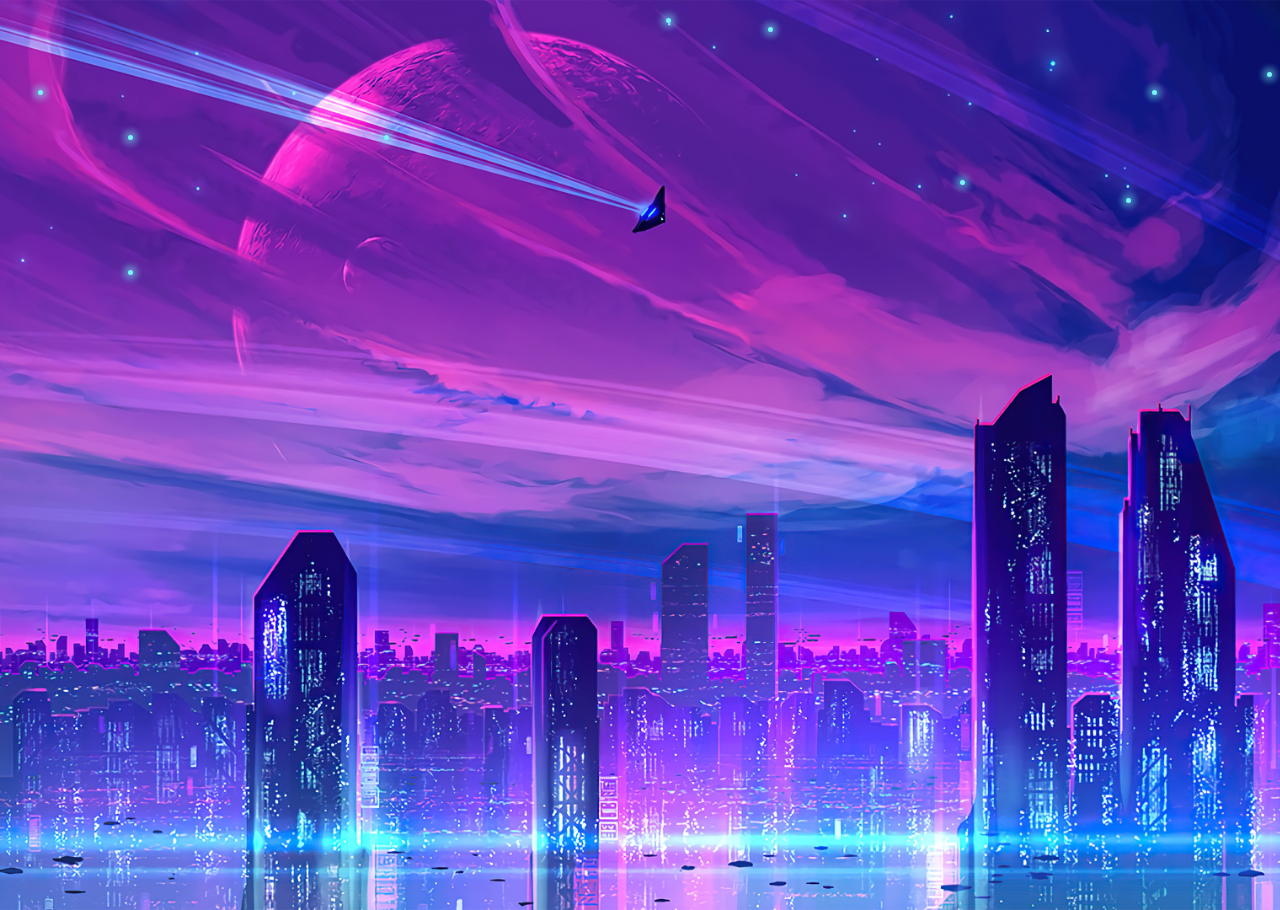
<file: start/index.html>
<!DOCTYPE html>
<html lang="en">
  <head>
    <meta charset="UTF-8" />
    <meta name="viewport" content="width=device-width, initial-scale=1.0" />
    <title>login</title>
    <link rel="stylesheet" href="style.css" />
  </head>
  <body>
    <!-- start twinkle star -->
    <p class="star1"></p>
    <p class="star2"></p>
    <p class="star3"></p>
    <p class="star4"></p>
    <p class="star5"></p>
    <p class="star6"></p>
    <p class="star7"></p>
    <p class="star8"></p>
    <p class="star9"></p>
    <p class="star10"></p>
    <!-- end twinkle star -->
    <!-- background image -->
    <!-- start intro display -->
    <input type="radio" id="login" />
    <div class="intro">
      <div class="heading">
        <div class="welcome">WELCOME FROM</div>
        <div class="fallen">THE FALLEN</div>
      </div>
      <div class="buttonContainer">
        <label for="login" class="button"> Login</label>
        <label for="login" class="button">Sign Up</label>
      </div>
    </div>
    <!-- end intro display -->
    <!-- start form -->
    <form>
      <!-- start collectin info -->
      <div class="register">Register here to be a knight for Neon</div>
      <div class="inGameName">
        <input type="text" placeholder="Enter your code name" required />
      </div>
      <div class="password">
        <input type="password" placeholder="Enter password" required />
        <h6>Password must be 8 letters.Must contain [A-Z],[a-z],[0-9]</h6>
      </div>
      <!-- end collecting info -->
      <!-- stat character choice -->
      <div class="choose">Choose a character</div>
      <div class="characters">
        <label for="peka"> Pekachu </label>

        <label for="dragon"> Drogo</label>
        <label for="amongus"> Starlord </label>
      </div>
      <!-- character show place -->
      <div class="showPlace">
        <input type="radio" id="amongus" name="character" checked />
        <div class="amongus">
          <span class="imgContainer">
            <img src="010534_1346719.gif" alt="" />
          </span>
          <h2>Starlord</h2>
        </div>
        <input type="radio" id="dragon" name="character" />
        <div class="dragon">
          <span class="imgContainer">
            <img src="n1582649.gif" alt="" />
          </span>
          <h2>Drogo</h2>
        </div>

        <input type="radio" id="peka" name="character" />
        <div class="peka">
          <span class="imgContainer">
            <img
              src="da2xxw5-bd5f33a7-19c8-4a97-9ab7-79be9c1bf6e3.gif"
              alt=""
            />
          </span>
          <h2>Pekachu</h2>
        </div>
      </div>
      <!-- end character choice -->
      <!-- playbtn -->
      <div class="playBtn">
        <a href="../game intro/game.html" target="_self">play</a>
      </div>
    </form>
    <!-- end form -->
  </body>
</html>
</file>
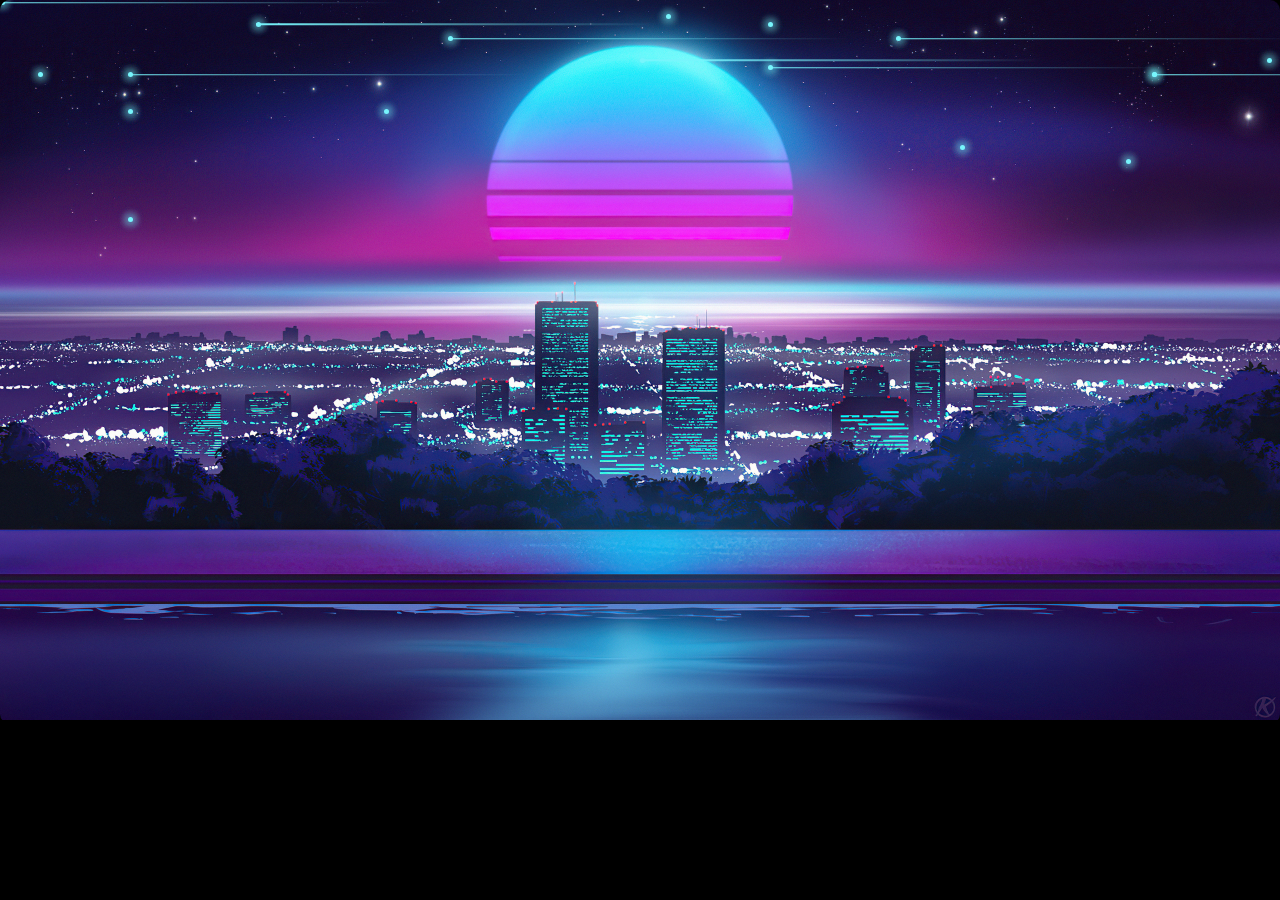
<file: game intro/game.html>
<!DOCTYPE html>
<html lang="en">
  <head>
    <meta charset="UTF-8" />
    <meta name="viewport" content="width=device-width, initial-scale=1.0" />
    <link rel="stylesheet" href="style.css" />
    <link rel="preconnect" href="https://fonts.googleapis.com" />
    <title>The fallen of neon world</title>
  </head>
  <body>
    <div>Chapter 1:The Falling</div>
    <div class="background">
      <!-- start fallingstar tags -->
      <h1 id="fStar1"></h1>
      <h1 id="fStar2"></h1>
      <h1 id="fStar3"></h1>
      <h1 id="fStar4"></h1>
      <h1 id="fStar5"></h1>
      <h1 id="fStar6"></h1>
      <h1 id="fStar7"></h1>
      <h1 id="fStar8"></h1>
      <!-- end fallingstar tags -->
      <!-- background image -->
      <img src="in/toko-japan-synth-retrowave-5k-mc-2560x1440 (1).jpg" alt="" />
      <!-- start running guys  -->
      <div class="peka">
        <img src="in/run-pokemon.gif" alt="" />
      </div>
      <div class="amongus">
        <img src="in/among-us-walking.gif" alt="" />
      </div>
      <div class="jerry">
        <img src="in/giphy (1).gif" alt="" />
      </div>
      <span class="ball"> </span>
      <div class="tom">
        <img src="in/giphy.gif" alt="" />
      </div>
      <div class="amongus2">
        <img src="in/de69j6b-9198d5da-87d6-4a51-9932-5b361e0381a9.gif" alt="" />
      </div>
      <!-- end running guys -->
      <!-- start twinkle star -->
      <p class="star1"></p>
      <p class="star2"></p>
      <p class="star3"></p>
      <p class="star4"></p>
      <p class="star5"></p>
      <p class="star6"></p>
      <p class="star7"></p>
      <p class="star8"></p>
      <p class="star9"></p>
      <p class="star10"></p>
      <!-- end twinkle star -->
    </div>
  </body>
</html>
</file>
<file: start/style.css>
* {
  margin: 0;
  padding: 0;
  border: 0;
  outline: none;
  text-decoration: none;
  color: white;
  font-family: sans-serif;
  font-size: 15px;
  user-select: none;
}

body {
  background-image: url(a-neon-city-4m-3840x2160.jpg);
  background-size: cover;
  background-repeat: no-repeat;
  height: 100dvh;
  width: 100dvw;
  overflow: hidden;
  font-size: 13px;
  padding-top: 10px;
}

/* start intro */
.heading {
  margin: 10px auto;
  position: relative;
  width: 80%;
  margin-top: 8%;
}

.welcome {
  padding-left: 15%;
  font-size: 30px;
  opacity: 0;
  font-weight: 700;
  animation: appear 3s ease-out 1s 1 forwards;
  text-shadow: 0 0 10px #77f5fc, 0 0 20px #77f5fc, 0 0 40px #77f5fc,
    0 0 80px #77f5fc, 0 0 160px #77f5fc;
}

.fallen {
  margin-top: 8px;
  padding-left: 40%;
  font-size: 35px;
  font-weight: 900;
  opacity: 0;
  animation: appear 3s ease-out 2s 1 forwards;
  text-shadow: 0 0 10px, 0 0 20px #c724b1, 0 0 40px #c724b1, 0 0 80px #c724b1,
    0 0 160px #c724b1;
}

.buttonContainer {
  margin-top: 50px;
  opacity: 0;
  animation: move 2s ease-out 2s 1 forwards;
}

.button {
  width: 100px;
  margin: 50px 20px;
  border-radius: 5px;
  text-align: center;
  color: #77f5fc;
  padding: 5px 10px;
  border: 1.5px solid white;
  background-color: transparent;
  transition: all 0.3s ease-in;
}

[type="radio"] {
  display: none;
}

#login:checked + .intro {
  display: none;
}

label:hover {
  background-color: #c724b1;
}
@keyframes appear {
  from {
    opacity: 0.5;
  }
  to {
    opacity: 1;
  }
}
@keyframes move {
  from {
    transform: translate(0px);
    opacity: 0;
  }
  to {
    transform: translate(550px);
    opacity: 1;
  }
}
/* end intro */

/* start form */
form {
  text-align: center;
  display: block;
  height: 95%;
  width: 50%;
  border-radius: 10px;
  margin: auto;
  background-color: #c724b1;
  opacity: 0.8;
  padding-top: 15px;
  overflow: hidden;
  display: none;
  box-shadow: 10px 10px 10px black;
}
/* display when checked */
#login:checked ~ form {
  display: block;
}
/* heading */
.register {
  margin: auto;
  margin-bottom: 10px;
  text-align: center;
  font-style: italic;
  font-size: 25px;
  white-space: nowrap;
  opacity: 1;
  color: #77f5fc;
  font-weight: 800;
  width: 450px;
  white-space: nowrap;
  border-right: 4px solid cyan;
  overflow: hidden;
  animation: type 3s steps(30), blink 0.8s linear infinite;
}

@keyframes type {
  from {
    width: 0;
  }
}

@keyframes blink {
  from {
    border-right-color: transparent;
  }
}

/* inputs box start */
input {
  margin: auto;
  margin-top: 10px;
  margin-bottom: 10px;
  color: pink;
  width: 80%;
  height: 50px;
  padding-left: 10px;
  background-color: black;
  border-radius: 5px;
  border: 1px solid #77f5fc;
}

input::placeholder {
  color: pink;
  font-style: italic;
  font-size: 12px;
  opacity: 0.7;
}

input:focus {
  background-color: white;
}
[type="password"]:placeholder-shown + h6 {
  display: none;
}
input + h6 {
  margin: 5px 40px;
  color: red;
}
/* input box end */

/* choose .characters start */
.choose {
  font-size: 18px;
  color: #44d62c;
  font-style: italic;
  font-weight: 700;
}
img {
  width: 100%;
}
.characters {
  margin: 10px auto;
  display: flex;
  width: 80%;
  justify-content: space-evenly;
}
.showPlace {
  margin: 20px auto;
  position: relative;
  width: 90%;
  height: 40%;
  border-radius: 10px;
}
label:active {
  color: red;
}
label:hover {
  color: pink;
}
.showPlace div {
  position: absolute;
  display: flex;
  width: 100%;
  height: 100%;
  padding-left: 20px;
  font-size: 10px;
  border-radius: 10px;
  overflow: hidden;
  transition: all 0.01s linear;
}

h2 {
  display: inline;
  text-align: center;
  width: 100px;
  margin: auto;
  color: orange;
}
.imgContainer {
  width: 40%;
  display: inline-block;
}

#peka:checked + div {
  z-index: 1;
  background-color: black;
}

#dragon:checked + div {
  z-index: 1;
  background-color: black;
}
#amongus:checked + div {
  z-index: 1;
  background-color: whitesmoke;
}
/* choose .characters end */

/* playbtn */
.playBtn {
  width: 70px;
  padding-top: 3px;
  padding-bottom: 3px;
  border-radius: 10px;
  text-align-last: center;
  background-color: red;
  color: pink;
  margin: 20px auto;
  text-decoration: none;
  cursor: pointer;
}
a {
  display: inline-block;
  width: 100%;
}

.playBtn:active {
  background-color: gold;
}

/* end form */

/* start twinkle star  */
body p {
  position: absolute;
  height: 5px;
  width: 5px;
  border-radius: 50%;
  background-color: #77f5fc;
  box-shadow: -1px -1px 10px#77F5FC, 1px 1px 10px#77F5FC, 1px -1px 10px#77F5FC,
    -1px 1px 10px#77F5FC;
  animation: twinkle 0.5s ease-out infinite alternate;
}

.star1 {
  left: 10%;
  top: 30%;
  animation-delay: 1s !important;
}

.star2 {
  left: 30%;
  top: 15%;
}

.star3 {
  left: 60%;
  top: 3%;
  animation-delay: 1.5s !important;
}

.star4 {
  left: 75%;
  top: 20%;
  animation-delay: 2s !important;
}

.star5 {
  left: 90%;
  top: 10%;
}

.star6 {
  left: 3%;
  top: 10%;
  animation-delay: 0.5s !important;
}

.star7 {
  left: 10%;
  top: 15%;
}

.star8 {
  left: 88%;
  top: 22%;
  animation-delay: 300ms !important;
}

.star9 {
  left: 52%;
  top: 2%;
}

.star10 {
  left: 99%;
  top: 8%;
  animation-delay: 0.3s !important;
}

@keyframes twinkle {
  from {
    box-shadow: -1px -1px 10px#77F5FC, 1px 1px 10px#77F5FC, 1px -1px 10px#77F5FC,
      -1px 1px 10px#77F5FC;
  }
  to {
    box-shadow: -4.9px -4.9px 10px#77F5FC, 4.9px 4.9px 10px#77F5FC,
      4.9px -4.9px 10px#77F5FC, -4.9px 4.9px 10px#77F5FC;
  }
}
/* end twinkle star */
</file>
<file: game intro/style.css>
* {
  margin: 0;
  padding: 0;
  border: none;
  box-sizing: border-box;
  font-family: sans-serif;
}
body {
  background-color: black;
}

/* for text */
body div:first-child {
  position: absolute;
  z-index: 1;
  top: 35%;
  font-size: 30px;
  font-weight: 700;
  left: 40%;
  width: 0px;
  color: #fff;
  white-space: nowrap;
  border-right: 4px solid transparent;

  overflow: hidden;
  animation: type 3s steps(20) forwards, blink 0.8s linear infinite;
  animation-delay: 18s;
}
@keyframes type {
  from {
    width: 0;
  }
  to {
    width: 310px;
  }
}

@keyframes blink {
  from {
    border-right-color: #77f5fc;
  }
}

/* for .background */
.background {
  overflow: hidden;
  position: relative;
  margin: auto;
  width: 100%;
  border-radius: 10px;
  animation: zoom 2s ease-in 16s forwards;
}
@keyframes zoom {
  from {
    transform: scale(1);
  }
  to {
    transform: scale(1.8);
  }
}

img {
  width: 100%;
}
/* start running men */
.background div {
  position: absolute;
  left: -200px;
}
.peka {
  animation: run 4.5s ease-in infinite normal;
  bottom: 25%;
  width: 8%;
}

.amongus {
  animation: run 5s linear 0.5s infinite normal;
  bottom: 23%;
  width: 7%;
}

.amongus2 {
  animation: run 5s linear 1s infinite reverse;
  bottom: 16%;
  width: 22%;
}
.jerry {
  width: 50px;
  animation: run 9s ease-in 6s 1;
  bottom: 22%;
}

.ball {
  font-size: 10px;
  text-align: center;
  font-family: "MuseoModerno", cursive;
  position: absolute;
  width: 80px;
  height: 80px;
  background-color: #77f5fc;
  box-shadow: -2px -2px 5px#77F5FC, 2px 2px 5px#77F5FC, 2px -2px 5px#77F5FC,
    -2px 2px 5px #77f5fc;
  border-radius: 50%;
  animation: run 9s ease-in 6s 1;
  bottom: 22%;
  left: -155px;
}

.tom {
  width: 15%;
  animation: run 5s linear 11s 1;
  bottom: 19%;
}

@keyframes run {
  from {
    transform: translateX(0px);
  }
  to {
    transform: translateX(1500px);
  }
}

/* end runningmen */

/* start twinkle star  */
.background p {
  position: absolute;
  height: 5px;
  width: 5px;
  border-radius: 50%;
  background-color: #77f5fc;
  box-shadow: -1px -1px 10px#77F5FC, 1px 1px 10px#77F5FC, 1px -1px 10px#77F5FC,
    -1px 1px 10px#77F5FC;
  animation: twinkle 0.5s ease-out infinite alternate;
}

.star1 {
  left: 10%;
  top: 30%;
  animation-delay: 1s !important;
}

.star2 {
  left: 30%;
  top: 15%;
}

.star3 {
  left: 60%;
  top: 3%;
  animation-delay: 1.5s !important;
}

.star4 {
  left: 75%;
  top: 20%;
  animation-delay: 2s !important;
}

.star5 {
  left: 90%;
  top: 10%;
}

.star6 {
  left: 3%;
  top: 10%;
  animation-delay: 0.5s !important;
}

.star7 {
  left: 10%;
  top: 15%;
}

.star8 {
  left: 88%;
  top: 22%;
  animation-delay: 300ms !important;
}

.star9 {
  left: 52%;
  top: 2%;
}

.star10 {
  left: 99%;
  top: 8%;
  animation-delay: 0.3s !important;
}

@keyframes twinkle {
  from {
    box-shadow: -1px -1px 10px#77F5FC, 1px 1px 10px#77F5FC, 1px -1px 10px#77F5FC,
      -1px 1px 10px#77F5FC;
  }
  to {
    box-shadow: -4.9px -4.9px 10px#77F5FC, 4.9px 4.9px 10px#77F5FC,
      4.9px -4.9px 10px#77F5FC, -4.9px 4.9px 10px#77F5FC;
  }
}
/* end twinkle star */

/* start falling star */
.background h1 {
  position: absolute;
  height: 5px;
  width: 5px;
  border-radius: 50%;
  background-color: #77f5fc;
  box-shadow: -0.5px -0.5px 10px#77F5FC, 0.5px 0.5px 10px#77F5FC,
    0.5px -0.5px 10px#77F5FC, -0.5px 0.5px 10px#77F5FC;
  animation: starFall 1s linear infinite;
}

h1::before {
  content: "";
  position: absolute;
  transform: translateY(-50%);
  top: 50%;
  width: 400px;
  height: 1.5px;
  background: linear-gradient(90deg, #77f5fc, transparent);
}
#fStar1 {
  top: 10%;
  left: 10%;
  animation-delay: 1s;
  animation-duration: 2s;
}

#fStar2 {
  top: 5%;
  left: 35%;
  animation-delay: 0.5s;
  animation-duration: 0.8s;
}

#fStar3 {
  top: 3%;
  left: 20%;
  animation-delay: 0.5s;
  animation-duration: 1.1s;
}

#fStar4 {
  top: 8%;
  left: 50%;
  animation-delay: -0.8s;
  animation-duration: 0.8s;
}

#fStar6 {
  top: 5%;
  left: 70%;
  animation-delay: -0.9s;
  animation-duration: 1s;
}

#fStar7 {
  top: 10%;
  left: 90%;
  animation-delay: 0.5s;
  animation-duration: 1.1s;
}

#fStar8 {
  top: 9%;
  left: 60%;
  animation-duration: 0.6s;
  animation-delay: 0.9s;
}

@keyframes starFall {
  0% {
    transform: rotate(220deg) translateX(0);
    opacity: 0.3;
  }
  70% {
    opacity: 1;
  }
  100% {
    transform: rotate(220deg) translateX(-400px);
    opacity: 0;
  }
}

/* end falling star */
</file>
